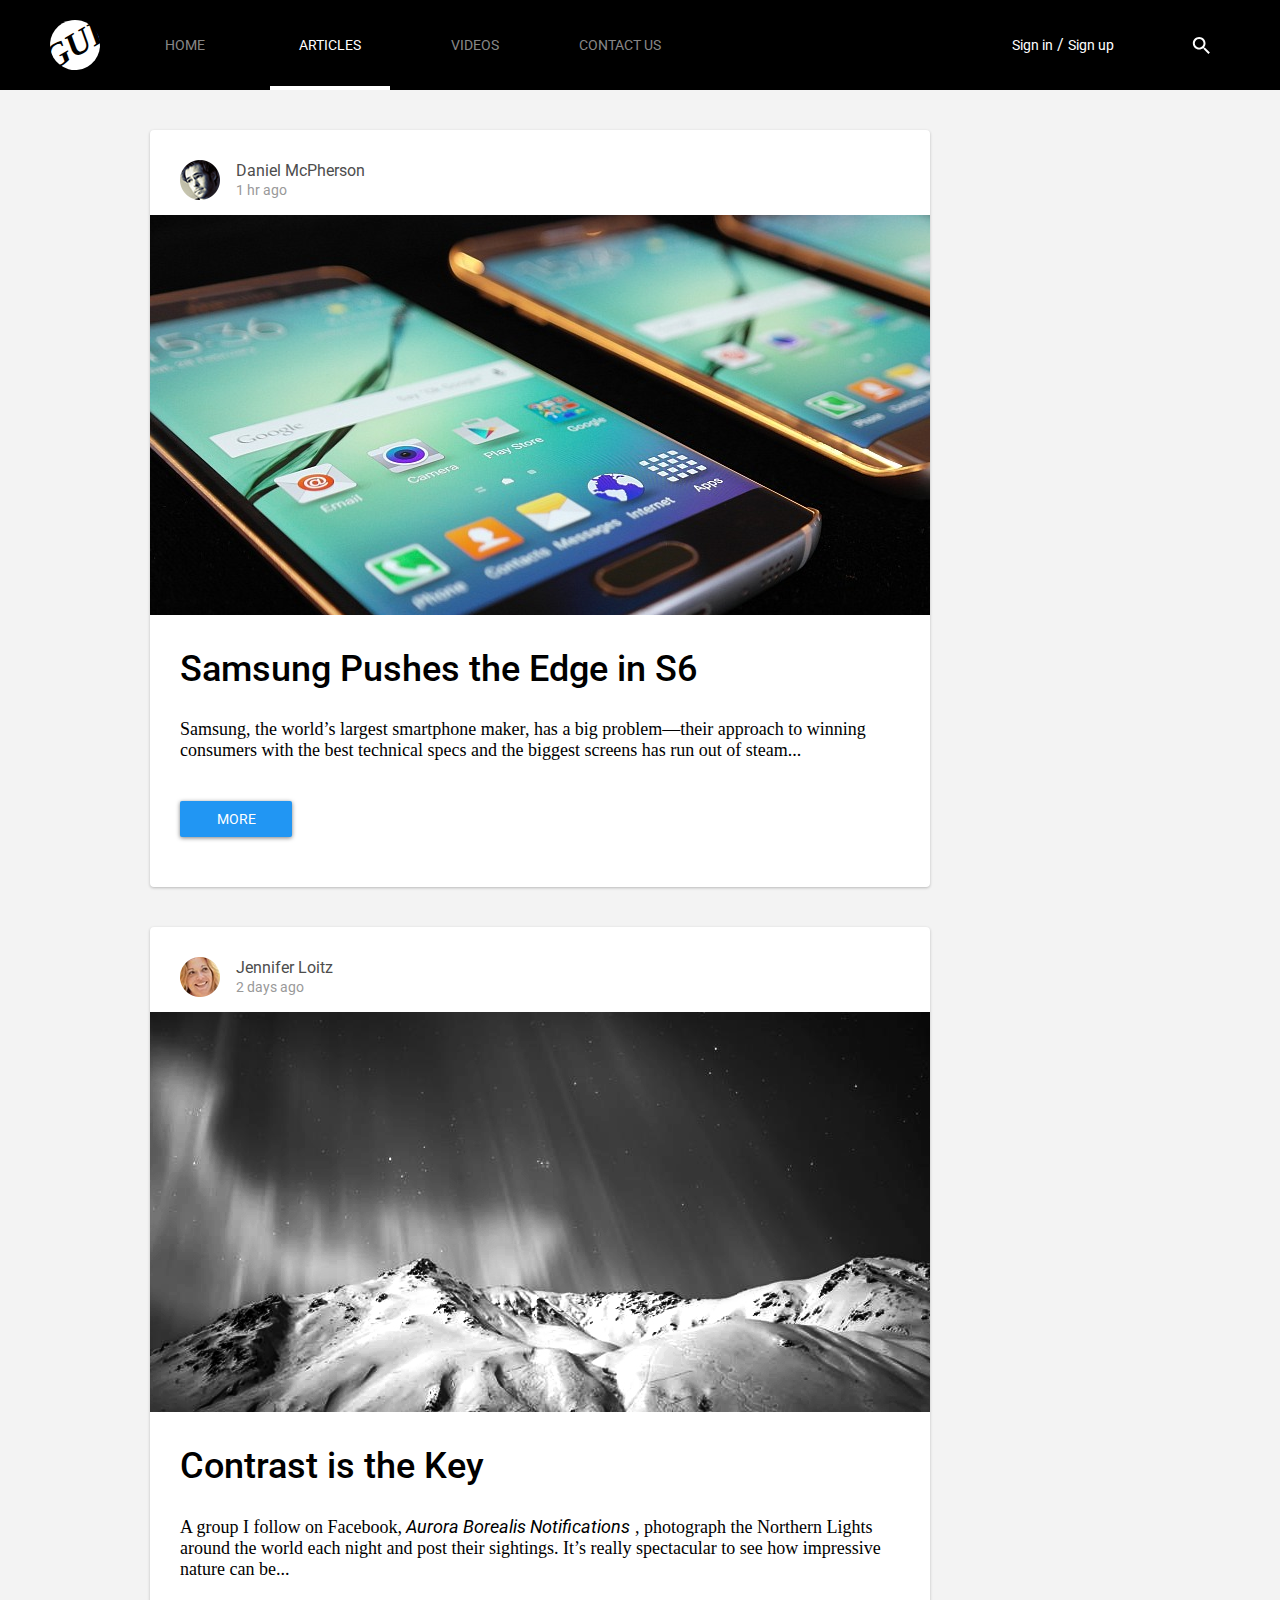
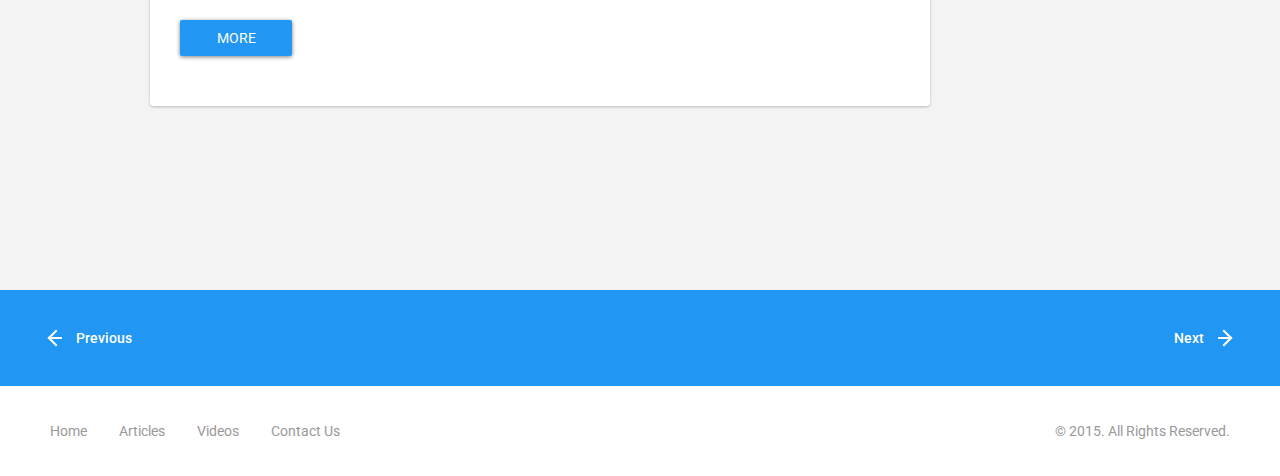
<file: index.html>
<!DOCTYPE html>
<html lang="en">

<head>
  <meta charset="UTF-8">
  <meta name="viewport" content="width=device-width, initial-scale=1.0">
  <meta http-equiv="X-UA-Compatible" content="ie=edge">
  <link
    href="https://fonts.googleapis.com/css?family=Roboto:400,500,500i&display=swap"
    rel="stylesheet">
  <link rel="stylesheet" href="articles-style.css">
  <title>Articles</title>
</head>

<body>
  <div class="color--secondary">
    <header class="flex-container navigation padding-box">

      <nav>
        <ul class="menu flex-container">
          <li class="logo"></li>
          <!--home-->
          <li class="menu__item home">
            <a href="" class="uppercase menu__link">Home</a>
          </li>
          <!--articles-->
          <li class="menu__item" id="articles">
            <a href="index.html" class="uppercase menu__link">Articles</a>
          </li>

          <!--videos-->
          <li class="menu__item" id="videos">
            <a href="#" class="uppercase menu__link main-item">
              Videos
            </a>

            <ul class="sub-menu flex-container" id="drop-down">
              <li class="menu__video">
                <a href="#"
                  class="uppercase flex-container">
                  Videos <span class="video-tryangle">&#9650;</span>
                </a>
              </li>
              <li class="sub-menu__el">
                <a href="videos.html" class="">Most Recent</a>
              </li>
              <li class="sub-menu__el">
                <a href="videos.html" class="">Most Popular</a>
              </li>
              <li class="sub-menu__el">
                <a href="videos.html" class="">All</a>
              </li>
            </ul>

          </li>
          <!--contact_us-->
          <li class="menu__item" id="contacts">
            <a href="" class="uppercase menu__link">Contact Us</a>
          </li>
        </ul>
      </nav>

      <!--search-->
      <div class="flex-container">


        <form action="" class="form-search">
          <input type="checkbox" id="loupa">
          <label for="loupa">
            <svg
              xmlns="http://www.w3.org/2000/svg"
              xmlns:xlink="http://www.w3.org/1999/xlink"
              width="18px" height="18px">
              <path fill-rule="evenodd" fill="rgb(255, 255, 255)"
                d="M7.165,11.653 C4.742,11.653 2.778,9.689 2.778,7.266 C2.778,4.844 4.742,2.880 7.165,2.880 C9.587,2.880 11.551,4.844 11.551,7.266 C11.551,9.689 9.587,11.653 7.165,11.653 M7.165,0.930 C3.665,0.930 0.828,3.767 0.828,7.266 C0.828,10.766 3.665,13.603 7.165,13.603 C8.739,13.603 10.175,13.025 11.283,12.076 L11.553,12.343 L11.553,13.115 L16.425,17.981 L17.878,16.527 L13.016,11.653 L12.242,11.653 L11.973,11.386 C12.923,10.278 13.501,8.841 13.501,7.266 C13.501,3.767 10.664,0.930 7.165,0.930 " />
            </svg> -->
          </label>
          <input type="search" name="search" id="search" placeholder="Search">

          <p class="sign flex-container">
            <a href="">Sign in</a> / <a href="">Sign up</a>
          </p>

        </form>

        <div id="burger-menu">
          <input type="checkbox" id="burger-checkbox">
          <label for="burger-checkbox" id="label-for-burger-checkbox">
            <span></span>
          </label>

          <nav class="burger-nav">
            <ul>
              <li> <a href="#">Home</a> </li>
              <li> <a href="index.html">Articles</a> </li>
              <li> <a href="videos.html">Videos</a> </li>
              <li> <a href="#">Contact Us</a> </li>
            </ul>
          </nav>
        </div>

      </div>
    </header>
  </div>


  <main>
    <div class="size-of-article padding-box">

      <article class="container">
        <figure>
          <img src="img/Daniel/Avatar.png" alt="Daniel">
          <figcaption>
            Daniel McPherson <br> <span class="time-of-article">1 hr ago</span>
          </figcaption>
        </figure>

        <img src="img/Daniel/Image.png" alt="samsung" class="container__img">

        <section class="container__description">
          <h2> Samsung Pushes the Edge in S6 </h2>
          <p>
            Samsung, the world’s largest smartphone maker, has a big
            problem—their
            approach to winning consumers with the best technical specs and the
            biggest screens has run out of steam...
          </p>
          <a class="uppercase link-button" href="#">More</a>
        </section>
      </article>

      <article class="container">
        <figure>
          <img src="img/Loitz/picture.png" alt="Daniel">
          <figcaption>
            Jennifer Loitz <br> <span class="time-of-article">2 days ago</span>
          </figcaption>
        </figure>

        <img src="img/Loitz/Image.png" alt="samsung" class="container__img">

        <section class="container__description">
          <h2> Contrast is the Key </h2>
          <p>
            A group I follow on Facebook, <i>Aurora Borealis
              Notifications</i> ,
            photograph the Northern Lights around the world each night and post
            their sightings. It’s really spectacular to see how impressive
            nature
            can be...
          </p>

          <a class="uppercase link-button" href="#">More</a>
        </section>



      </article>
    </div>


    <div class="color--blue main-size">
      <section class="pagination padding-box">

        <a class="flex-container text-decoration--no text-color--white"
          href="#">
          <div class="arrow arrow--left"></div>
          <div>Previous</div>
        </a>

        <a class="flex-container text-decoration--no text-color--white"
          href="#">
          <div>Next</div>
          <div class="arrow arrow--right"></div>

        </a>

      </section>
    </div>
  </main>

  <footer>
    <nav class="footer flex-container padding-box">
      <ul class="flex-container footer-navigation">
        <li><a href="#">Home</a></li>
        <li><a href="index.html">Articles</a></li>
        <li><a href="videos.html">Videos</a></li>
        <li><a href="#">Contact Us</a></li>
      </ul>
      <span>&copy; 2015. All Rights Reserved.</span>
    </nav>

  </footer>

</body>

</html>
</file>
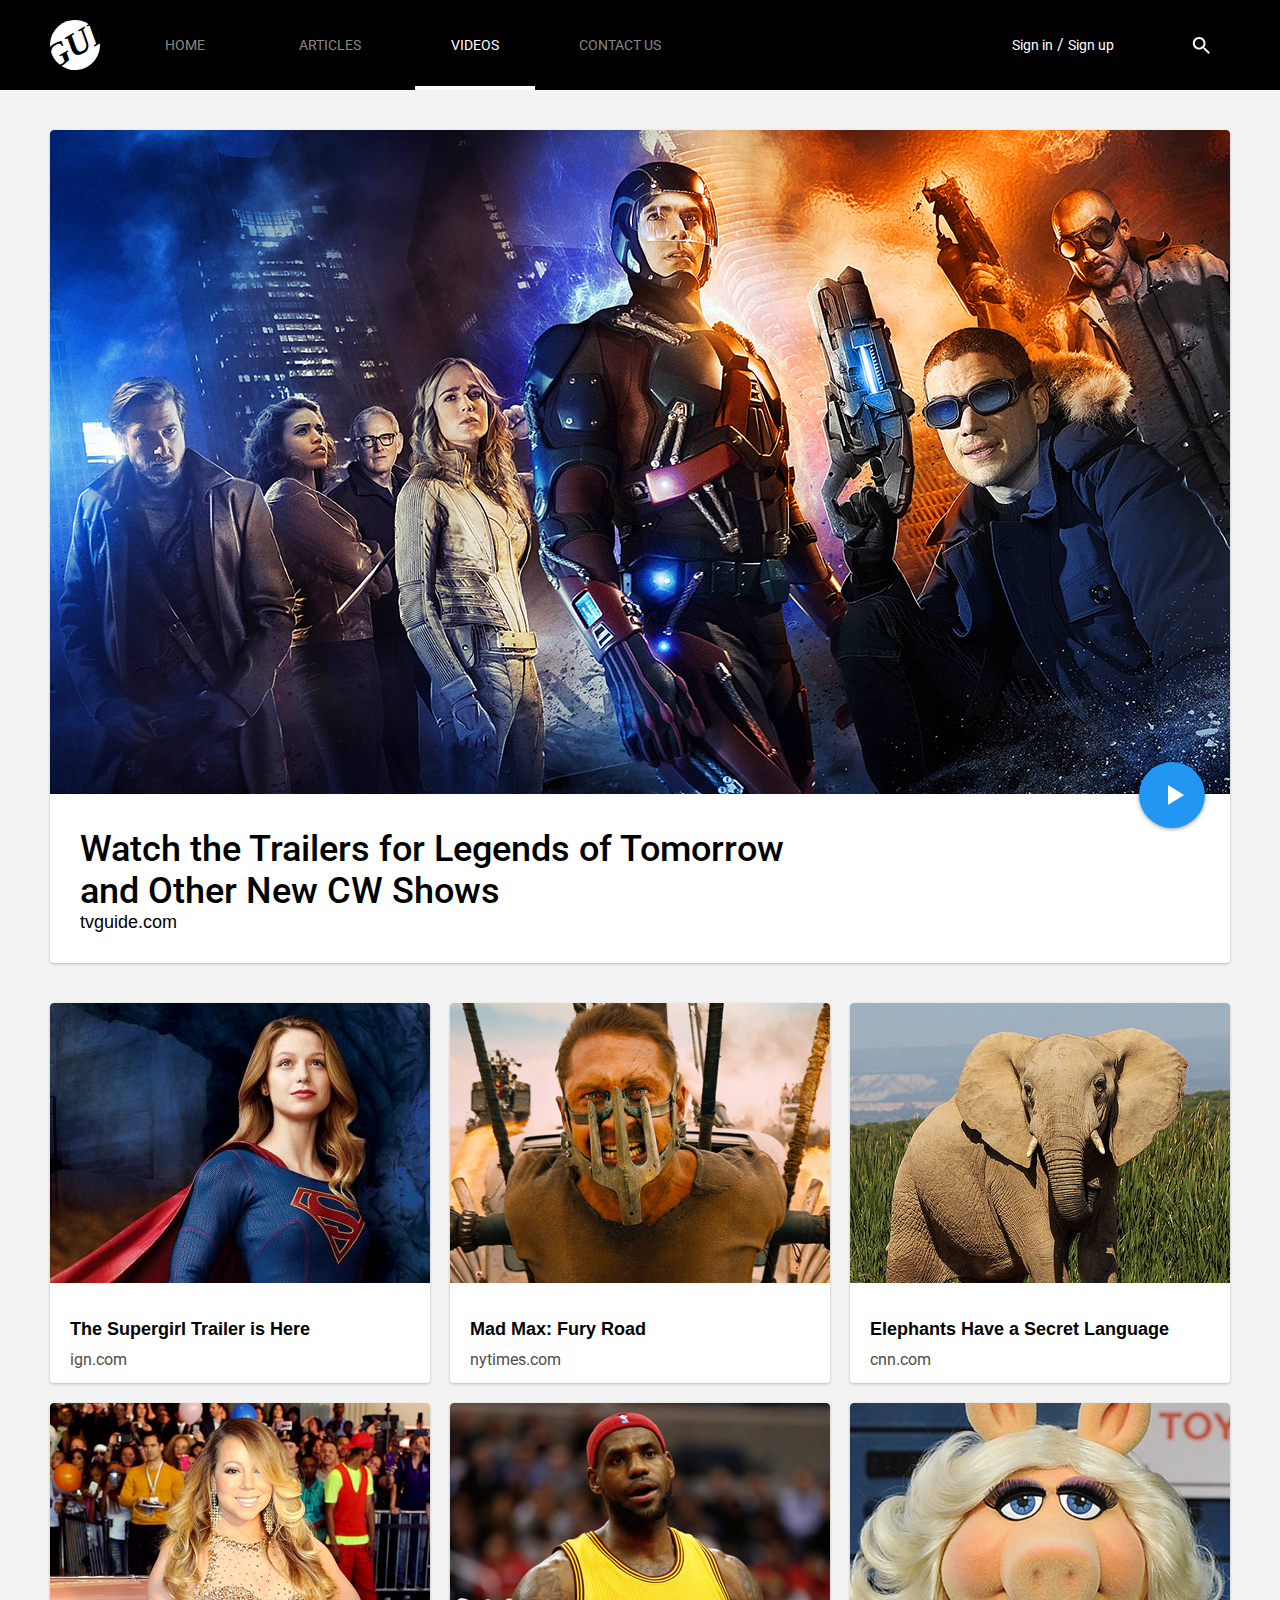
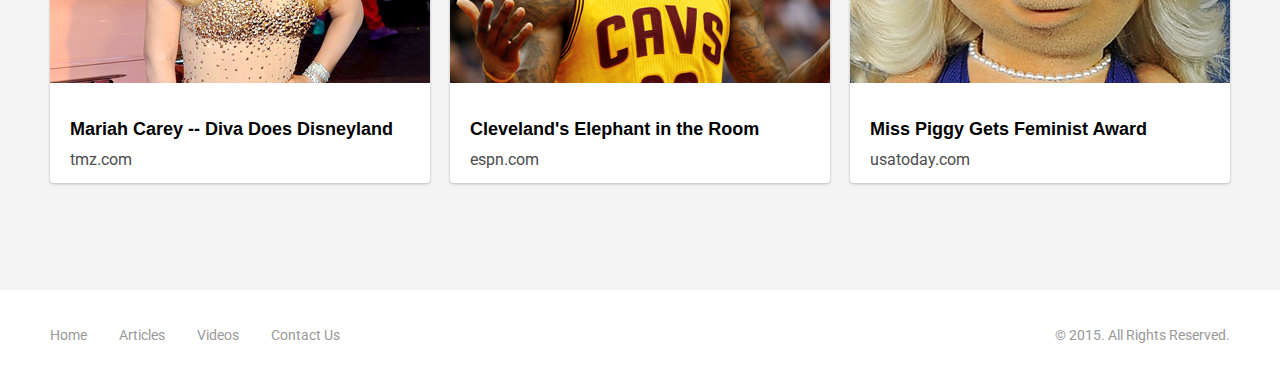
<file: videos.html>
<!DOCTYPE html>
<html lang="en">

<head>
  <meta charset="UTF-8">
  <meta name="viewport" content="width=device-width, initial-scale=1.0">
  <meta http-equiv="X-UA-Compatible" content="ie=edge">
  <link
    href="https://fonts.googleapis.com/css?family=Roboto:400,500,500i&display=swap"
    rel="stylesheet">
  <link rel="stylesheet" href="videos-style.css">
  <title>Videos</title>
</head>

<body>
  <div class="color--secondary">
    <header class="flex-container navigation padding-box">

      <nav>
        <ul class="menu flex-container">
          <li class="logo"></li>
          <!--home-->
          <li class="menu__item home">
            <a href="" class="uppercase menu__link">Home</a>
          </li>
          <!--articles-->
          <li class="menu__item">
            <a href="index.html" class="uppercase menu__link">Articles</a>
          </li>

          <!--videos-->
          <li class="menu__item" id="videos">
            <a href="#" class="uppercase menu__link main-item">
              Videos
            </a>

            <ul class="sub-menu flex-container" id="drop-down">
              <li class="menu__video">
                <a href="#"
                  class="uppercase flex-container">
                  Videos <span class="video-tryangle">&#9650;</span>
                </a>
              </li>
              <li class="sub-menu__el">
                <a href="#" class="">Most Recent</a>
              </li>
              <li class="sub-menu__el">
                <a href="#" class="">Most Popular</a>
              </li>
              <li class="sub-menu__el">
                <a href="#" class="">All</a>
              </li>
            </ul>

          </li>
          <!--contact_us-->
          <li class="menu__item" id="contacts">
            <a href="" class="uppercase menu__link">Contact Us</a>
          </li>
        </ul>
      </nav>

      <!--search-->
      <div class="flex-container">


        <form action="" class="form-search">
          <input type="checkbox" id="loupa">
          <label for="loupa">
            <svg
              xmlns="http://www.w3.org/2000/svg"
              xmlns:xlink="http://www.w3.org/1999/xlink"
              width="18px" height="18px">
              <path fill-rule="evenodd" fill="rgb(255, 255, 255)"
                d="M7.165,11.653 C4.742,11.653 2.778,9.689 2.778,7.266 C2.778,4.844 4.742,2.880 7.165,2.880 C9.587,2.880 11.551,4.844 11.551,7.266 C11.551,9.689 9.587,11.653 7.165,11.653 M7.165,0.930 C3.665,0.930 0.828,3.767 0.828,7.266 C0.828,10.766 3.665,13.603 7.165,13.603 C8.739,13.603 10.175,13.025 11.283,12.076 L11.553,12.343 L11.553,13.115 L16.425,17.981 L17.878,16.527 L13.016,11.653 L12.242,11.653 L11.973,11.386 C12.923,10.278 13.501,8.841 13.501,7.266 C13.501,3.767 10.664,0.930 7.165,0.930 " />
            </svg> -->
          </label>
          <input type="search" name="search" id="search" placeholder="Search">

          <p class="sign flex-container">
            <a href="">Sign in</a> / <a href="">Sign up</a>
          </p>

        </form>

        <!--burger_menu-->
        <div id="burger-menu">
          <input type="checkbox" id="burger-checkbox">
          <label for="burger-checkbox" id="label-for-burger-checkbox">
            <span></span>
          </label>

          <nav class="burger-nav">
            <ul>
              <li> <a href="#">Home</a> </li>
              <li> <a href="index.html">Articles</a> </li>
              <li> <a href="videos.html">Videos</a> </li>
              <li> <a href="#">Contact Us</a> </li>
            </ul>
          </nav>
        </div>

      </div>
    </header>
  </div>




  <main class="padding-box">
    <div class="size-of-article">

      <article class="video-background">
        <div class="video--main">
          <video id="video-on-click" class="video-fit"
            src="video/Component-vs-element.mp4" poster="img/video.png">
          </video>
          <div id="video-button">
            <button id="button--play" onclick="playVideo()">
              <span id="tryangle" class="content--play"></span>
            </button>

          </div>
        </div>

        <div class="video-description">
          <h2>Watch the Trailers for Legends of Tomorrow <br> and Other New CW
            Shows
          </h2>
          <p>tvguide.com</p>
        </div>
      </article>

      <article class="pack-of-videos">
        <!-- supergirl-->
        <section class="video--secondary">
          <video src="video/Component-vs-element.mp4" poster="img/supergirl.png"
            class="video-fit"></video>
          <h3>The Supergirl Trailer is Here</h3>
          <p><a href="">ign.com</a></p>
        </section>
        <!--mad max-->
        <section class="video--secondary">
          <video src="video/Component-vs-element.mp4" poster="img/mad-max.png"
            class="video-fit"></video>
          <h3>Mad Max: Fury Road</h3>
          <p><a href="">nytimes.com</a></p>
        </section>
        <!--elephant-->
        <section class="video--secondary">
          <video src="video/Component-vs-element.mp4" poster="img/elephant.png"
            class="video-fit"></video>
          <h3>Elephants Have a Secret Language</h3>
          <p><a href="">cnn.com</a></p>
        </section>
        <!--Carey-->
        <section class="video--secondary">
          <video src="video/Component-vs-element.mp4" poster="img/carey.png"
            class="video-fit"></video>
          <h3>Mariah Carey -- Diva Does Disneyland</h3>
          <p><a href="">tmz.com</a></p>
        </section>
        <!--Lebron-->
        <section class="video--secondary">
          <video src="video/Component-vs-element.mp4" poster="img/lebron.png"
            class="video-fit"></video>
          <h3>Cleveland's Elephant in the Room</h3>
          <p><a href="">espn.com</a></p>
        </section>
        <!--piggy-->
        <section class="video--secondary">
          <video src="video/Component-vs-element.mp4" poster="img/piggy.png"
            class="video-fit"></video>
          <h3>Miss Piggy Gets Feminist Award</h3>
          <p><a href="">usatoday.com</a></p>
        </section>

      </article>
    </div>
  </main>

  <footer>
    <nav class="footer flex-container padding-box">
      <ul class="flex-container footer-navigation">
        <li><a href="#">Home</a></li>
        <li><a href="#">Articles</a></li>
        <li><a href="#">Videos</a></li>
        <li><a href="#">Contact Us</a></li>
      </ul>
      <span>&copy; 2015. All Rights Reserved.</span>
    </nav>

  </footer>

  <script>
    const playVideo = () => {
      const video = document.getElementById("video-on-click");
      const button = document.getElementById("button--play");
      const tryangle = document.getElementById("tryangle");
      if (video.paused) {
        video.play();
        tryangle.classList.remove("content--play");
        tryangle.classList.add("content--pause");
      } else {
        video.pause();
        tryangle.classList.add("content--play");
        tryangle.classList.remove("content--pause");
      }
    }
  </script>

</body>

</html>
</file>
<file: articles-style.css>
* {
  box-sizing: border-box;
  padding: 0;
  margin: 0;
  font-family: "Roboto";
}

body {
  background-color: #f3f3f3;
}

ul {
  list-style-type: none;
}

a {
  font-size: 14px;
  text-decoration: none;
}

.uppercase {
  text-transform: uppercase;
}

.hidden {
  display: none;
}

.color--secondary {
  background: #000000;
}

.color--blue {
  background: #2196f3;
}

.float-right {
  float: right;
}

.flex-container {
  display: flex;
  justify-content: space-between;
  align-items: center;
}

.text-color--white {
  color: white;
}

.video-fit {
  width: 100%;
  object-fit: fill;
}

.padding-box {
  margin: auto;
}
@media (max-width: 1268px) {
  .padding-box {
    padding-left: 44px;
    padding-right: 44px;
  }
}
@media (max-width: 500px) {
  .padding-box {
    padding-left: 10px;
    padding-right: 10px;
  }
}

header {
  margin: auto;
  max-width: 1180px;
  height: 90px;
}
header .logo {
  width: 50px;
  height: 50px;
  background: white;
  border-radius: 50%;
  font-size: 34px;
  font-family: "NeoTech";
  font-style: italic;
  font-weight: bold;
  text-align: center;
  line-height: 50px;
  transform: rotate(-30deg);
}
header .logo::after {
  content: "GUI";
  display: block;
  transform: translate(-8px);
}
header .menu {
  width: 630px;
}
@media (max-width: 850px) {
  header .menu {
    width: auto;
  }
}
@media (max-width: 500px) {
  header .menu {
    margin-left: 14px;
  }
}
@media (max-width: 850px) {
  header .menu .home {
    display: none;
  }
}
header .menu__item {
  display: flex;
  flex-direction: column;
  height: 90px;
  width: 120px;
}
@media (max-width: 850px) {
  header .menu__item {
    width: 90px;
  }
}
@media (max-width: 600px) {
  header .menu__item {
    display: none;
  }
}
header .menu__item:hover {
  border-bottom: 4px solid #2196f3;
}
header .menu__item:hover a {
  color: white;
}
header .menu__link {
  color: rgba(255, 254, 254, 0.541);
  text-align: center;
  font-size: 14px;
  line-height: 90px;
}
header .menu #articles {
  position: relative;
  border-bottom: 4px solid white;
}
header .menu #articles a {
  color: white;
}
header .menu #drop-down a {
  color: rgba(0, 0, 0, 0.541);
}
header .menu #drop-down {
  display: none;
  position: absolute;
  top: 21px;
  border-radius: 2px;
  background-color: #fafafa;
  box-shadow: 0px 1px 4px 0px rgba(0, 0, 0, 0.5);
  width: 138px;
  height: 176px;
  z-index: 1;
}
header .menu #drop-down li {
  padding-left: 26px;
}
header .menu .sub-menu .menu__video {
  height: 54px;
}
header .menu .sub-menu .menu__video a {
  line-height: 50px;
}
header .menu .sub-menu__el {
  height: 32px;
}
header .menu .sub-menu__el a {
  line-height: 32px;
}
header .menu .sub-menu__el:hover {
  background: #eeeeee;
}
header .menu .video-tryangle {
  font-size: 10px;
  padding-right: 23px;
  float: right;
}
header .menu #videos:active #drop-down,
header .menu #videos:focus #drop-down,
header .menu #drop-down:hover {
  display: block;
}
header .sign {
  width: 180px;
  order: -1;
  display: block;
  height: 90px;
  color: white;
}
@media (max-width: 900px) {
  header .sign {
    width: 100%;
  }
}
@media (max-width: 600px) {
  header .sign {
    visibility: hidden;
  }
}
header .sign a {
  color: white;
  font-size: 14px;
  line-height: 90px;
}
header .sign a:hover {
  color: #9f9f9f;
}
header .sign svg {
  cursor: pointer;
}
header .sign svg:active ~ #loupa,
header .sign svg:focus ~ #loupa,
header .sign #loupa:hover {
  display: block;
  position: absolute;
}
header .form-search {
  display: flex;
  align-items: center;
  background: #000000;
  height: 48px;
}
header .form-search #loupa {
  display: none;
}
header .form-search #loupa:checked ~ #search {
  display: inline;
}
header .form-search #loupa:checked ~ .sign {
  display: none;
}
header .form-search label {
  height: 18px;
  cursor: pointer;
}
header .form-search #search {
  display: none;
  background: #000000;
  border: none;
  color: #eeeeee;
}
header #burger-menu {
  display: none;
  position: relative;
  margin-right: 24px;
}
@media (max-width: 600px) {
  header #burger-menu {
    display: block;
  }
}
header #burger-menu #label-for-burger-checkbox {
  display: flex;
  align-items: center;
  position: relative;
  top: 0px;
  width: 30px;
  height: 24px;
  cursor: pointer;
  z-index: 2;
}
header #burger-menu #label-for-burger-checkbox span,
header #burger-menu #label-for-burger-checkbox span::before,
header #burger-menu #label-for-burger-checkbox span::after {
  display: block;
  position: absolute;
  width: 100%;
  height: 4px;
  background: #eeeeee;
  transition-duration: 0.3s;
}
header #burger-menu #label-for-burger-checkbox span::before {
  content: "";
  top: -10px;
}
header #burger-menu #label-for-burger-checkbox span::after {
  content: "";
  top: 10px;
}
header #burger-menu #burger-checkbox {
  display: none;
}
header #burger-menu #burger-checkbox:checked ~ #label-for-burger-checkbox > span {
  background: #9f9f9f;
  transform: rotate(45deg) scale(0.6);
}
header #burger-menu #burger-checkbox:checked ~ #label-for-burger-checkbox > span::before {
  background: #9f9f9f;
  top: 0;
}
header #burger-menu #burger-checkbox:checked ~ #label-for-burger-checkbox > span::after {
  background: #9f9f9f;
  top: 0;
  transform: rotate(90deg);
}
header #burger-menu #burger-checkbox:checked ~ .burger-nav {
  display: block;
}
header #burger-menu .burger-nav {
  display: none;
}
header #burger-menu .burger-nav ul {
  display: flex;
  flex-direction: column;
  justify-content: space-around;
  padding-left: 10px;
  position: absolute;
  top: 0;
  right: calc(100% - 30px);
  /* left: -100%; */
  width: 112px;
  height: 208px;
  border-radius: 2px;
  background-color: #fafafa;
  box-shadow: 0px 1px 4px 0px rgba(0, 0, 0, 0.5);
  z-index: 1;
}
header #burger-menu .burger-nav ul a {
  color: #9f9f9f;
}
header #burger-menu .burger-nav ul a:hover {
  color: #2196f3;
}

main .size-of-article {
  display: grid;
  grid-template-columns: minmax(300px, 780px);
  grid-row-gap: 40px;
  padding: 40px 0 90px 100px;
  margin: auto;
  max-width: 1180px;
}
@media (max-width: 1024px) {
  main .size-of-article {
    padding-left: 0;
    justify-content: center;
  }
}
@media (max-width: 768px) {
  main .size-of-article {
    padding-bottom: 40px;
  }
}
@media (max-width: 500px) {
  main .size-of-article {
    padding-bottom: 10px;
  }
}
main .container {
  padding-top: 30px;
  border-radius: 4px;
  background-color: white;
  box-shadow: 0px 1px 3px 0px rgba(0, 0, 0, 0.24);
  font-family: "Roboto", sans-serif;
}
main .container figure {
  display: flex;
  align-items: center;
  margin: 0 0 15px 30px;
}
main .container figure figcaption {
  margin-left: 16px;
  font-size: 16px;
  color: #4d4d4d;
}
main .container figure .time-of-article {
  font-size: 14px;
  color: #999999;
}
main .container__img {
  width: 100%;
}
main .container__description {
  margin-right: 30px;
  margin-left: 30px;
}
main .container__description h2 {
  font-size: 36px;
  font-weight: 500;
  margin: 29px 0;
}
main .container__description p {
  font-size: 18px;
  font-family: "Helvetica Neue";
}
main .container .link-button {
  display: block;
  margin: 40px 0 50px;
  width: 112px;
  height: 36px;
  border-radius: 2px;
  background-color: #2196f3;
  box-shadow: 0px 1px 4px 0px rgba(0, 0, 0, 0.5);
  font: 14px "Roboto";
  color: white;
  text-align: center;
  line-height: 36px;
  text-decoration: none;
}
main .container .link-button:hover {
  background-color: #067ad7;
}
main .pagination {
  display: flex;
  align-items: center;
  justify-content: space-between;
  margin: 94px auto 0;
  height: 96px;
  max-width: 1180px;
  line-height: 96px;
  color: white;
  font-family: "Roboto";
  font-size: 19px;
  font-weight: 500;
}
main .pagination .arrow {
  position: relative;
  top: 6px;
  width: 12px;
  border-top: solid white 2px;
}
main .pagination a:hover {
  transform: scale(1.2);
  transition: 0.3s;
}
main .pagination .arrow--left {
  margin-right: 14px;
}
main .pagination .arrow--left::before {
  content: "";
  display: block;
  position: relative;
  bottom: 7px;
  width: 10px;
  height: 10px;
  border-top: solid white 2px;
  border-left: solid white 2px;
  transform: rotate(-45deg);
}
main .pagination .arrow--right {
  margin-left: 14px;
}
main .pagination .arrow--right::before {
  content: "";
  display: block;
  position: relative;
  bottom: 7px;
  width: 10px;
  height: 10px;
  border-top: solid white 2px;
  border-left: solid white 2px;
  transform: rotate(135deg);
}

footer {
  background: white;
}

.footer {
  max-width: 1180px;
  height: 90px;
  margin: auto;
  font-size: 14px;
  color: #999999;
}
@media (max-width: 600px) {
  .footer {
    justify-content: center;
  }
}
.footer-navigation {
  width: 290px;
}
@media (max-width: 600px) {
  .footer-navigation {
    display: none;
  }
}
.footer-navigation a {
  font-size: 14px;
  color: #999999;
}
.footer-navigation li:hover a {
  font-weight: 500;
}

/*# sourceMappingURL=articles-style.css.map */
</file>
<file: videos-style.css>
* {
  box-sizing: border-box;
  padding: 0;
  margin: 0;
  font-family: "Roboto";
}

body {
  background-color: #f3f3f3;
}

ul {
  list-style-type: none;
}

a {
  font-size: 14px;
  text-decoration: none;
}

.uppercase {
  text-transform: uppercase;
}

.hidden {
  display: none;
}

.color--secondary {
  background: #000000;
}

.color--blue {
  background: #2196f3;
}

.float-right {
  float: right;
}

.flex-container {
  display: flex;
  justify-content: space-between;
  align-items: center;
}

.text-color--white {
  color: white;
}

.video-fit {
  width: 100%;
  object-fit: fill;
}

.padding-box {
  margin: auto;
}
@media (max-width: 1268px) {
  .padding-box {
    padding: 0 44px;
  }
}
@media (max-width: 500px) {
  .padding-box {
    padding: 0 10px;
  }
}

header {
  margin: auto;
  max-width: 1180px;
  height: 90px;
}
header .logo {
  width: 50px;
  height: 50px;
  background: white;
  border-radius: 50%;
  font-size: 34px;
  font-family: "NeoTech";
  font-style: italic;
  font-weight: bold;
  text-align: center;
  line-height: 50px;
  transform: rotate(-30deg);
}
header .logo::after {
  content: "GUI";
  display: block;
  transform: translate(-8px);
}
header .menu {
  width: 630px;
}
@media (max-width: 850px) {
  header .menu {
    width: auto;
  }
}
@media (max-width: 500px) {
  header .menu {
    margin-left: 14px;
  }
}
@media (max-width: 850px) {
  header .menu .home {
    display: none;
  }
}
header .menu__item {
  display: flex;
  flex-direction: column;
  height: 90px;
  width: 120px;
}
@media (max-width: 850px) {
  header .menu__item {
    width: 90px;
  }
}
@media (max-width: 600px) {
  header .menu__item {
    display: none;
  }
}
header .menu__item:hover {
  border-bottom: 4px solid #2196f3;
}
header .menu__item:hover a {
  color: white;
}
header .menu__link {
  color: rgba(255, 254, 254, 0.541);
  text-align: center;
  font-size: 14px;
  line-height: 90px;
}
header .menu #videos {
  position: relative;
  border-bottom: 4px solid white;
}
header .menu #videos a {
  color: white;
}
header .menu #drop-down a {
  color: rgba(0, 0, 0, 0.541);
}
header .menu #drop-down {
  display: none;
  position: absolute;
  top: 21px;
  border-radius: 2px;
  background-color: #fafafa;
  box-shadow: 0px 1px 4px 0px rgba(0, 0, 0, 0.5);
  width: 138px;
  height: 176px;
  z-index: 1;
}
header .menu #drop-down li {
  padding-left: 26px;
}
header .menu .sub-menu .menu__video {
  height: 54px;
}
header .menu .sub-menu .menu__video a {
  line-height: 50px;
}
header .menu .sub-menu__el {
  height: 32px;
}
header .menu .sub-menu__el a {
  line-height: 32px;
}
header .menu .sub-menu__el:hover {
  background: #eeeeee;
}
header .menu .video-tryangle {
  font-size: 10px;
  padding-right: 23px;
  float: right;
}
header .menu #videos:active #drop-down,
header .menu #videos:focus #drop-down,
header .menu #drop-down:hover {
  display: block;
}
header .sign {
  width: 180px;
  order: -1;
  display: block;
  height: 90px;
  color: white;
}
@media (max-width: 900px) {
  header .sign {
    width: 100%;
  }
}
@media (max-width: 600px) {
  header .sign {
    visibility: hidden;
  }
}
header .sign a {
  color: white;
  font-size: 14px;
  line-height: 90px;
}
header .sign a:hover {
  color: #9f9f9f;
}
header .sign svg {
  cursor: pointer;
}
header .sign svg:active ~ #loupa,
header .sign svg:focus ~ #loupa,
header .sign #loupa:hover {
  display: block;
  position: absolute;
}
header .form-search {
  display: flex;
  align-items: center;
  background: #000000;
  height: 48px;
}
header .form-search #loupa {
  display: none;
}
header .form-search #loupa:checked ~ #search {
  display: inline;
}
header .form-search #loupa:checked ~ .sign {
  display: none;
}
header .form-search label {
  height: 18px;
  cursor: pointer;
}
header .form-search #search {
  display: none;
  background: #000000;
  border: none;
  color: #eeeeee;
}
header #burger-menu {
  display: none;
  position: relative;
  margin-right: 24px;
}
@media (max-width: 600px) {
  header #burger-menu {
    display: block;
  }
}
header #burger-menu #label-for-burger-checkbox {
  display: flex;
  align-items: center;
  position: relative;
  top: 0px;
  width: 30px;
  height: 24px;
  cursor: pointer;
  z-index: 2;
}
header #burger-menu #label-for-burger-checkbox span,
header #burger-menu #label-for-burger-checkbox span::before,
header #burger-menu #label-for-burger-checkbox span::after {
  display: block;
  position: absolute;
  width: 100%;
  height: 4px;
  background: #eeeeee;
  transition-duration: 0.3s;
}
header #burger-menu #label-for-burger-checkbox span::before {
  content: "";
  top: -10px;
}
header #burger-menu #label-for-burger-checkbox span::after {
  content: "";
  top: 10px;
}
header #burger-menu #burger-checkbox {
  display: none;
}
header #burger-menu #burger-checkbox:checked ~ #label-for-burger-checkbox > span {
  background: #9f9f9f;
  transform: rotate(45deg) scale(0.6);
}
header #burger-menu #burger-checkbox:checked ~ #label-for-burger-checkbox > span::before {
  background: #9f9f9f;
  top: 0;
}
header #burger-menu #burger-checkbox:checked ~ #label-for-burger-checkbox > span::after {
  background: #9f9f9f;
  top: 0;
  transform: rotate(90deg);
}
header #burger-menu #burger-checkbox:checked ~ .burger-nav {
  display: block;
}
header #burger-menu .burger-nav {
  display: none;
}
header #burger-menu .burger-nav ul {
  display: flex;
  flex-direction: column;
  justify-content: space-around;
  padding-left: 10px;
  position: absolute;
  top: 0;
  right: calc(100% - 30px);
  /* left: -100%; */
  width: 112px;
  height: 208px;
  border-radius: 2px;
  background-color: #fafafa;
  box-shadow: 0px 1px 4px 0px rgba(0, 0, 0, 0.5);
  z-index: 1;
}
header #burger-menu .burger-nav ul a {
  color: #9f9f9f;
}
header #burger-menu .burger-nav ul a:hover {
  color: #2196f3;
}

main .size-of-article {
  margin: 40px auto 0;
  max-width: 1180px;
}
@media (max-width: 500px) {
  main .size-of-article {
    margin-top: 10px;
  }
}
main .video-background {
  display: grid;
  grid-template-columns: minmax(300px, 1fr);
  border-radius: 4px;
  background-color: white;
  box-shadow: 0px 1px 3px 0px rgba(0, 0, 0, 0.24);
}
main .video--main {
  position: relative;
}
main .video--main #video-button #button--play {
  position: absolute;
  bottom: -30px;
  right: 25px;
  width: 66px;
  height: 66px;
  border: none;
  border-radius: 50%;
  background-color: #2196f3;
  box-shadow: 0px 1px 4px 0px rgba(0, 0, 0, 0.4);
  cursor: pointer;
}
main .video--main #video-button #button--play:hover {
  background-color: #067ad7;
  box-shadow: 0px 1px 4px 0px rgba(0, 0, 0, 0.4);
}
main .video--main #video-button #tryangle {
  display: block;
}
main .video--main #video-button .content--play {
  border: 10px solid transparent;
  border-left: 16px solid white;
  margin-left: 29px;
}
main .video--main #video-button .content--pause {
  height: 20px;
  width: 15px;
  margin: auto;
  border-left: 4px solid white;
  border-right: 4px solid white;
}
main .video-description {
  position: relative;
  padding: 30px;
}
main .video-description h2 {
  font-weight: 500;
  font-size: 36px;
}
main .video-description p {
  font-family: Helvetica, sans-serif;
  font-size: 18px;
}
main .pack-of-videos {
  display: grid;
  justify-content: center;
  grid-template-columns: repeat(auto-fill, minmax(330px, 1fr));
  grid-gap: 20px;
  margin: 40px 0 107px;
}
@media (max-width: 500px) {
  main .pack-of-videos {
    margin-bottom: 10px;
  }
}
main .pack-of-videos .video--secondary {
  height: 380px;
  border-radius: 4px;
  background-color: white;
  box-shadow: 0px 1px 3px 0px rgba(0, 0, 0, 0.24);
}
main .pack-of-videos .video--secondary video {
  height: 280px;
}
main .pack-of-videos .video--secondary h3 {
  font-family: Helvetica, sans-serif;
  font-size: 18px;
  margin: 32px 0 0 20px;
}
main .pack-of-videos .video--secondary p {
  margin-left: 20px;
  margin-top: 10px;
}
main .pack-of-videos .video--secondary p a {
  font-size: 16px;
  color: #4d4d4d;
}

footer {
  background: white;
}

.footer {
  max-width: 1180px;
  height: 90px;
  margin: auto;
  font-size: 14px;
  color: #999999;
}
@media (max-width: 600px) {
  .footer {
    justify-content: center;
  }
}
.footer-navigation {
  width: 290px;
}
@media (max-width: 600px) {
  .footer-navigation {
    display: none;
  }
}
.footer-navigation a {
  font-size: 14px;
  color: #999999;
}
.footer-navigation li:hover a {
  font-weight: 500;
}

/*# sourceMappingURL=videos-style.css.map */
</file>
